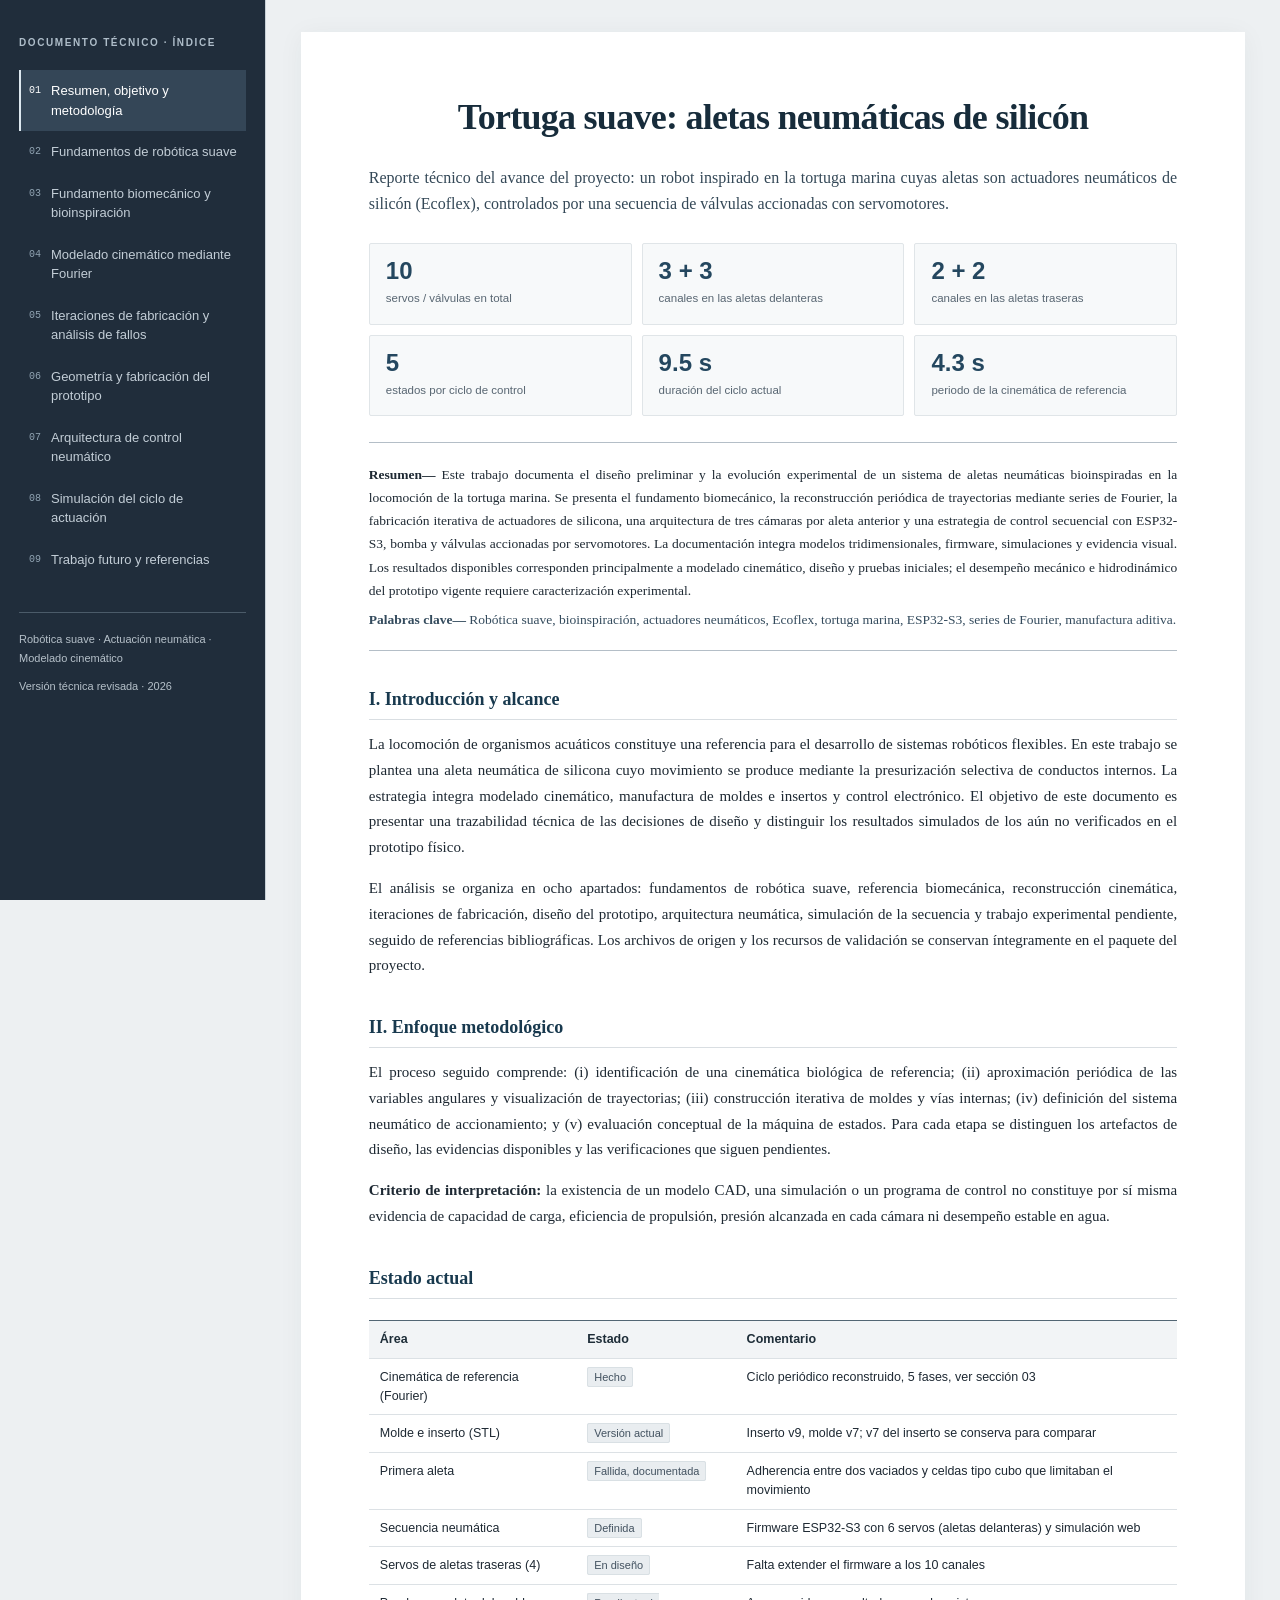
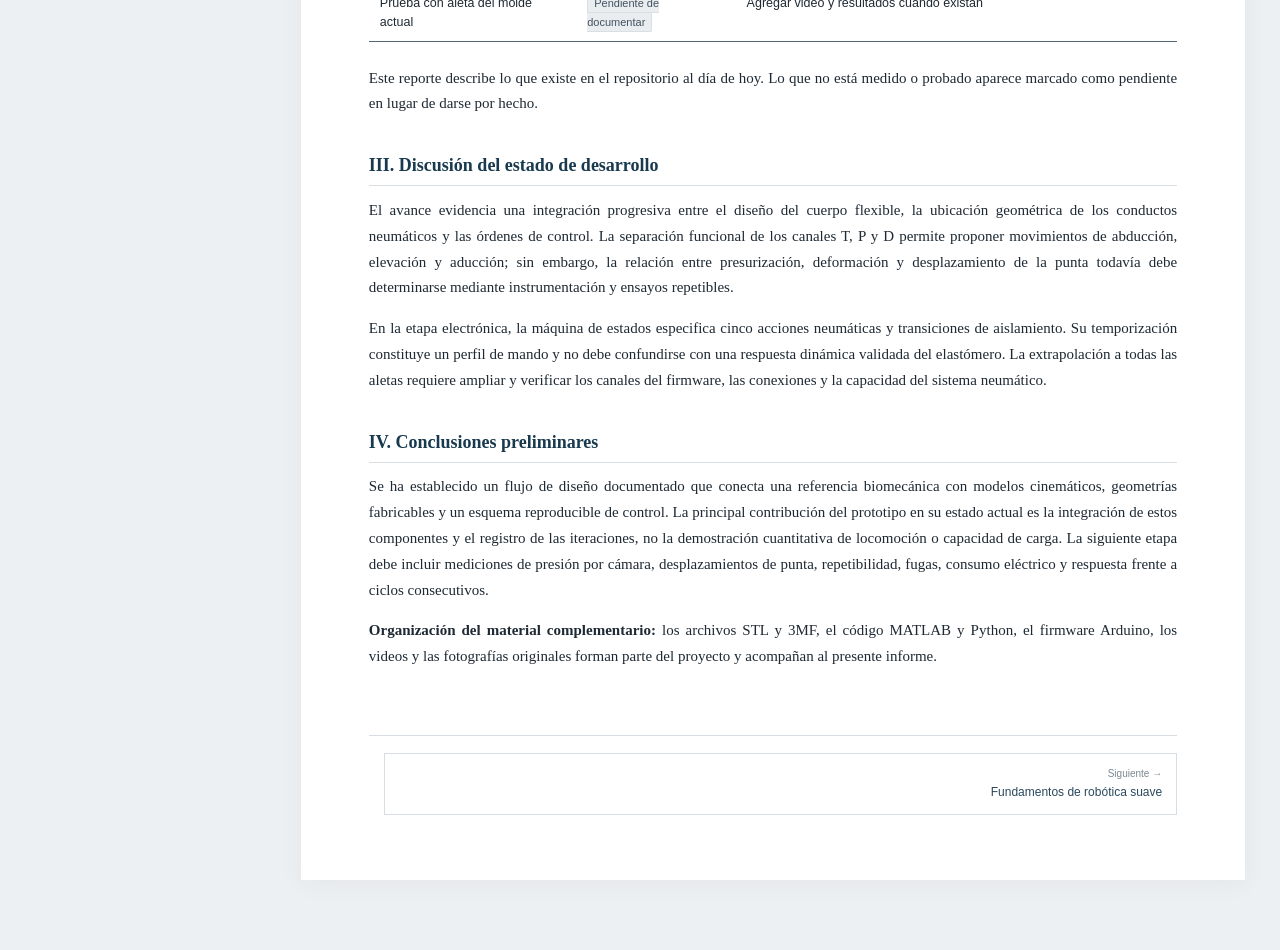
<file: index.html>
<!doctype html>
<html lang="es">
<head>
<meta charset="utf-8">
<meta name="viewport" content="width=device-width,initial-scale=1">
<title>Diseño de aletas neumáticas bioinspiradas | Informe técnico</title>
<meta name="description" content="Reporte técnico del proyecto de aletas neumáticas de silicona (Ecoflex) inspiradas en la tortuga marina.">
<link rel="icon" href="data:image/svg+xml,<svg xmlns=%22http://www.w3.org/2000/svg%22 viewBox=%220 0 100 100%22><text y=%22.9em%22 font-size=%2290%22>◈</text></svg>">
<link rel="stylesheet" href="assets/css/style.css">
</head>
<body>
<a class="skip" href="#content">Saltar al contenido</a>
<header class="topbar">
  <button id="menu-btn" aria-label="Abrir menú" aria-expanded="false" aria-controls="sidebar">☰</button>
  <a class="brand" href="#/inicio"><span class="brand-symbol">◈</span> Aletas neumáticas <small>Informe técnico de investigación</small></a>
</header>
<div class="layout">
  <nav id="sidebar" aria-label="Secciones del reporte">
    <p class="kicker">DOCUMENTO TÉCNICO · ÍNDICE</p>
    <ol id="toc"></ol>
    <div class="side-foot">
      <span>Robótica suave · Actuación neumática · Modelado cinemático</span>
      <span>Versión técnica revisada · 2026</span>
    </div>
  </nav>
  <main id="content" tabindex="-1" aria-live="polite"><p class="loading">Cargando…</p></main>
</div>
<script src="assets/vendor/marked.min.js"></script>
<script src="assets/vendor/three.min.js"></script>
<script src="assets/vendor/OrbitControls.js"></script>
<script src="assets/vendor/STLLoader.js"></script>
<script src="assets/js/stl-viewer.js"></script>
<script src="assets/js/app.js"></script>
</body>
</html>
</file>
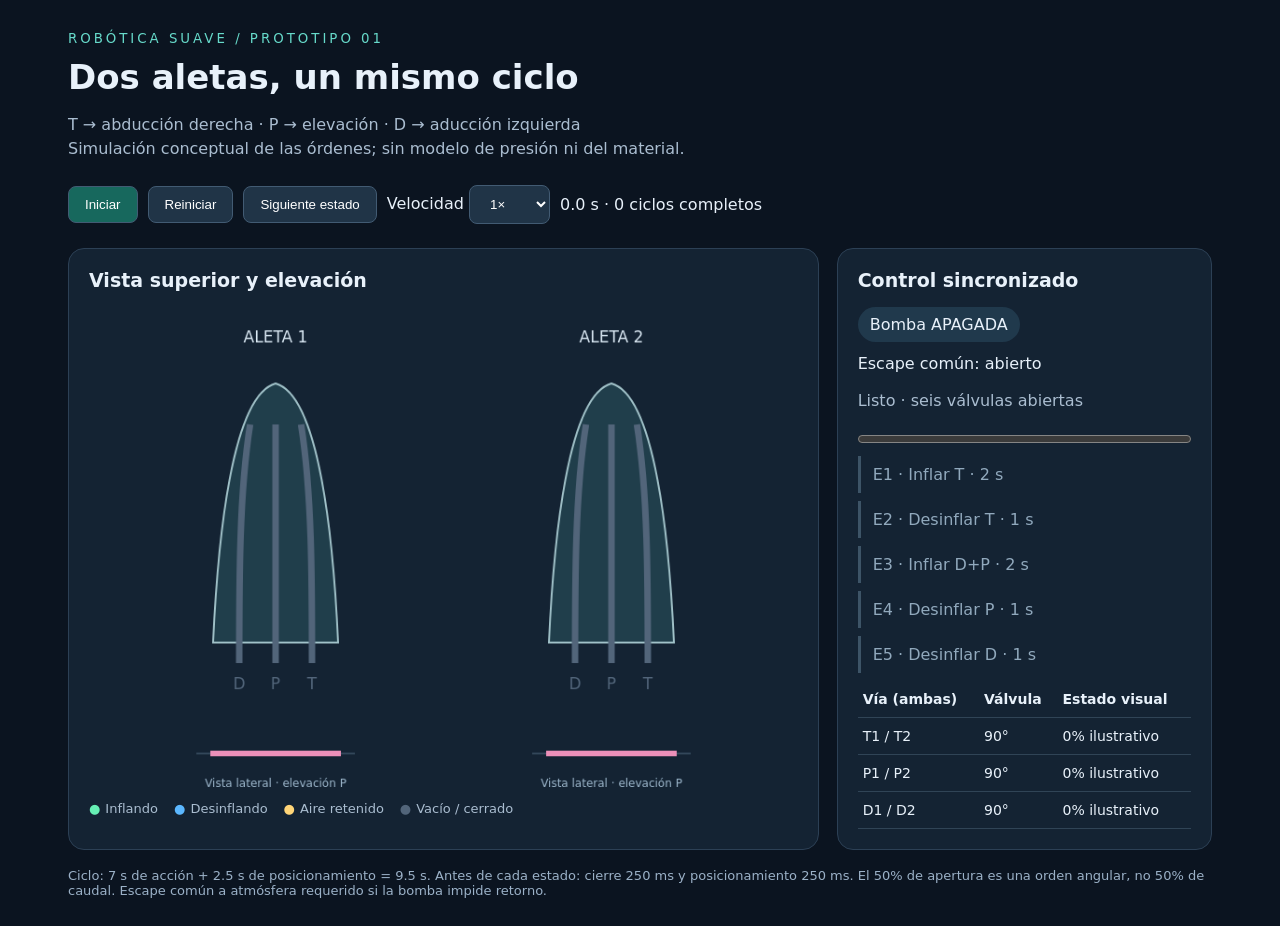
<file: simulacion_aletas.html>
<!doctype html><html lang="es"><meta charset="utf-8"><meta name="viewport" content="width=device-width,initial-scale=1"><title>Aletas · secuencia neumática</title>
<style>
:root{color-scheme:dark;font-family:system-ui,sans-serif;background:#0b1420;color:#e8f1fa}*{box-sizing:border-box}body{max-width:1200px;margin:auto;padding:28px}h1{font-size:34px;margin:10px 0}p{color:#aabdd0;line-height:1.5}header small{color:#67daca;letter-spacing:3px}button,select{border:1px solid #425b73;background:#203447;color:white;border-radius:8px;padding:10px 16px;cursor:pointer}button:first-child{background:#17685d}button:focus-visible,select:focus-visible{outline:3px solid #ffd578}.toolbar{display:flex;gap:10px;flex-wrap:wrap;align-items:center;margin:24px 0}.grid{display:grid;grid-template-columns:2fr 1fr;gap:18px}.card{background:#142333;border:1px solid #2c4055;border-radius:16px;padding:20px}canvas{width:100%;height:auto;display:block}h2{font-size:19px;margin-top:0}.pill{border-radius:20px;background:#20394c;padding:8px 12px;display:inline-block;margin-bottom:12px}.state{border-left:3px solid #3d5467;padding:9px 12px;margin:8px 0;color:#91a9bd}.state.active{background:#1a443f;color:#95f1d4;border-color:#6ce6b6}table{border-collapse:collapse;width:100%;font-size:14px}th,td{padding:10px 5px;text-align:left;border-bottom:1px solid #304456}.legend{display:flex;gap:16px;flex-wrap:wrap;font-size:13px;color:#aabdd0}.legend b{padding-right:5px}progress{width:100%;accent-color:#67daca}footer{font-size:13px;margin-top:18px;color:#9bb1c7}@media(max-width:800px){.grid{grid-template-columns:1fr}body{padding:16px}h1{font-size:27px}}
</style>
<header><small>ROBÓTICA SUAVE / PROTOTIPO 01</small><h1>Dos aletas, un mismo ciclo</h1><p>T → abducción derecha · P → elevación · D → aducción izquierda<br>Simulación conceptual de las órdenes; sin modelo de presión ni del material.</p></header>
<div class="toolbar"><button id="play">Iniciar</button><button id="reset">Reiniciar</button><button id="next">Siguiente estado</button><label>Velocidad <select id="speed"><option value="0.5">0.5×</option><option selected value="1">1×</option><option value="2">2×</option></select></label><span id="clock"></span></div>
<div class="grid"><section class="card"><h2>Vista superior y elevación</h2><canvas id="view" width="760" height="530" aria-label="Dos aletas con canales D, P, T; vistas superiores y laterales"></canvas><div class="legend"><span><b style="color:#66efb4">●</b>Inflando</span><span><b style="color:#5bb7ff">●</b>Desinflando</span><span><b style="color:#ffd578">●</b>Aire retenido</span><span><b style="color:#52657a">●</b>Vacío / cerrado</span></div></section>
<section class="card"><h2>Control sincronizado</h2><div id="pump" class="pill"></div><div id="vent"></div><p id="phase" aria-live="polite"></p><progress id="progress" max="1"></progress><div id="states"></div><table><thead><tr><th>Vía (ambas)</th><th>Válvula</th><th>Estado visual</th></tr></thead><tbody id="rows"></tbody></table></section></div>
<footer>Ciclo: 7 s de acción + 2.5 s de posicionamiento = 9.5 s. Antes de cada estado: cierre 250 ms y posicionamiento 250 ms. El 50% de apertura es una orden angular, no 50% de caudal. Escape común a atmósfera requerido si la bomba impide retorno.</footer>
<script>
const steps=[{name:'E1 · Inflar T',time:2,pos:[45,0,0],pump:true},{name:'E2 · Desinflar T',time:1,pos:[90,0,0],pump:false},{name:'E3 · Inflar D+P',time:2,pos:[0,45,45],pump:true},{name:'E4 · Desinflar P',time:1,pos:[0,90,0],pump:false},{name:'E5 · Desinflar D',time:1,pos:[0,0,90],pump:false}];
const $=id=>document.getElementById(id),ctx=$('view').getContext('2d');
let index=0,elapsed=0,phase=0,running=false,started=false,cycle=0,total=0,last=0,air=[0,0,0],from=[0,0,0],ventClosed=false;
$('states').innerHTML=steps.map((s,i)=>`<div class="state" id="s${i}">${s.name} · ${s.time} s</div>`).join('');
function beginState(i){index=i;elapsed=0;phase=0;from=[...air];}
function duration(){return phase<2?.25:steps[index].time;}
function tick(dt){total+=dt;while(dt>0){let used=Math.min(dt,duration()-elapsed);elapsed+=used;dt-=used;if(phase===2){let f=elapsed/steps[index].time;air=from.map((v,j)=>steps[index].pos[j]===45?v+(1-v)*f:steps[index].pos[j]===90?v*(1-f):v);}if(elapsed>=duration()-1e-9){elapsed=0;if(phase===0){phase=1;ventClosed=steps[index].pump;}else if(phase===1){phase=2;from=[...air];}else{if(index===4)cycle++;beginState((index+1)%5);}}}}
function color(j){if(!started)return '#52657a';let p=phase===0?0:steps[index].pos[j];if(phase===2&&p===45)return '#66efb4';if(p===90)return '#5bb7ff';return air[j]>.02?'#ffd578':'#52657a';}
function drawFin(cx,label){let dx=(air[0]-air[2])*55;ctx.save();ctx.translate(cx,60);ctx.fillStyle='#dbe9f4';ctx.font='17px system-ui';ctx.textAlign='center';ctx.fillText(label,0,-22);
ctx.beginPath();ctx.moveTo(-67,300);ctx.bezierCurveTo(-62,190,-47+dx,35,dx,22);ctx.bezierCurveTo(47+dx,35,62,190,67,300);ctx.closePath();ctx.fillStyle='#203e4b';ctx.fill();ctx.strokeStyle='#a1c2c9';ctx.lineWidth=2;ctx.stroke();
[2,1,0].forEach((j,k)=>{let x=(k-1)*39;ctx.beginPath();ctx.moveTo(x,322);ctx.bezierCurveTo(x,230,x+dx*.7,140,x*.7+dx,66);ctx.strokeStyle=color(j);ctx.lineWidth=7;ctx.stroke();ctx.fillStyle=color(j);ctx.fillText(['D','P','T'][k],x,350);});
ctx.strokeStyle='#536d82';ctx.lineWidth=1;ctx.beginPath();ctx.moveTo(-85,419);ctx.lineTo(85,419);ctx.stroke();ctx.beginPath();ctx.moveTo(-70,419);ctx.quadraticCurveTo(0,419,70,419-air[1]*55);ctx.strokeStyle='#ec90b9';ctx.lineWidth=6;ctx.stroke();ctx.fillStyle='#9fb9ce';ctx.font='12px system-ui';ctx.fillText('Vista lateral · elevación P',0,455);ctx.restore();}
function render(){ctx.clearRect(0,0,760,530);drawFin(200,'ALETA 1');drawFin(560,'ALETA 2');let s=steps[index];$('clock').textContent=`${total.toFixed(1)} s · ${cycle} ciclos completos`;$('pump').textContent=`Bomba ${started&&phase===2&&s.pump?'ENCENDIDA':'APAGADA'}`;$('vent').textContent=`Escape común: ${ventClosed?'cerrado':'abierto'}`;$('phase').textContent=!started?'Listo · seis válvulas abiertas':phase===0?'Transición · cerrar seis vías (250 ms)':phase===1?'Transición · posicionar válvulas (250 ms)':s.name+` · ${elapsed.toFixed(2)} / ${s.time} s`;$('progress').value=elapsed/duration();steps.forEach((_,i)=>$('s'+i).classList.toggle('active',started&&index===i));$('rows').innerHTML=['T','P','D'].map((n,j)=>`<tr><td>${n}1 / ${n}2</td><td>${!started?90:phase===0?0:s.pos[j]}°</td><td>${Math.round(air[j]*100)}% ilustrativo</td></tr>`).join('');}
$('play').onclick=()=>{started=true;running=!running;$('play').textContent=running?'Pausar':'Continuar';};
$('reset').onclick=()=>{running=false;started=false;cycle=total=0;air=[0,0,0];ventClosed=false;beginState(0);$('play').textContent='Iniciar';render();};
$('next').onclick=()=>{running=false;$('play').textContent='Continuar';if(!started){started=true;beginState(0);}else{let s=steps[index];air=air.map((v,j)=>s.pos[j]===45?1:s.pos[j]===90?0:v);ventClosed=s.pump;if(index===4)cycle++;beginState((index+1)%5);}render();};
function frame(ts){if(last&&running)tick(Math.min((ts-last)/1000,.1)*Number($('speed').value));last=ts;render();requestAnimationFrame(frame);}requestAnimationFrame(frame);
</script></html>
</file>
<file: assets/css/style.css>
/* Estilo editorial inspirado en publicaciones técnicas IEEE: lectura digital y salida impresa. */
:root{--paper:#ffffff;--bg:#edf0f2;--ink:#1e2933;--mut:#66727e;--line:#d7dde2;--blue:#244763;--nav:#202d3b;--sans:Arial,Helvetica,sans-serif;--serif:Georgia,"Times New Roman",serif;--mono:Consolas,monospace;color-scheme:light}
*{box-sizing:border-box}html{scroll-behavior:smooth;scroll-padding-top:24px}body{margin:0;background:var(--bg);color:var(--ink);font:15px/1.72 var(--serif);-webkit-font-smoothing:antialiased}
*{scrollbar-width:thin;scrollbar-color:#acb5bd transparent}::-webkit-scrollbar{width:6px;height:6px}::-webkit-scrollbar-track{background:transparent}::-webkit-scrollbar-thumb{background:#b0bac3;border-radius:10px}::-webkit-scrollbar-thumb:hover{background:#8695a1}
.skip{position:absolute;left:-999px}.skip:focus{left:8px;top:8px;background:white;color:#111;padding:8px 12px;z-index:99}
.topbar{position:sticky;top:0;z-index:20;display:none;align-items:center;gap:12px;padding:11px 16px;background:var(--nav);color:white;border-bottom:1px solid #445260;font:13px var(--sans)}.topbar button{background:#334556;color:white;border:1px solid #657586;border-radius:4px;font-size:20px;padding:3px 11px;cursor:pointer}.brand{color:#f7f8fa;text-decoration:none;font-weight:700}.brand small{color:#bbc6cf;font-weight:400;margin-left:9px}.brand-symbol{font-size:18px;margin-right:6px}
.layout{display:grid;grid-template-columns:266px minmax(0,1fr);min-height:100vh}#sidebar{position:sticky;top:0;align-self:start;height:100vh;overflow:auto;padding:35px 19px;border-right:1px solid #c7d0d7;background:var(--nav);color:#e0e6ea;font-family:var(--sans)}.kicker{font:600 10px/1.6 var(--sans);letter-spacing:.16em;color:#aebdc9;margin:0 0 19px}
#toc{list-style:none;margin:0;padding:0;counter-reset:sec}#toc li{counter-increment:sec}#toc a{display:flex;gap:10px;padding:11px 8px;color:#c2cdd6;text-decoration:none;font:13px/1.5 var(--sans);border-left:2px solid transparent}#toc a::before{content:counter(sec,decimal-leading-zero);font:10px/1.9 var(--mono);color:#91a4b3}#toc a:hover{background:#2c3b4a;color:white}#toc a.on{border-left-color:#dde8ef;background:#344657;color:white}#toc a.on::before{color:white}.side-foot{margin-top:32px;padding-top:17px;border-top:1px solid #4b5b69;font:11px/1.7 var(--sans);color:#b5c0c9;display:grid;gap:10px}
main{background:var(--paper);margin:32px auto 70px;padding:clamp(25px,5vw,67px) clamp(23px,5.3vw,75px) 65px;max-width:1040px;width:calc(100% - 70px);min-width:0;box-shadow:0 3px 24px #2b37400d}main:focus{outline:none}
main h1{font:700 clamp(25px,3.2vw,36px)/1.22 var(--serif);text-align:center;letter-spacing:-.02em;margin:0 0 25px;color:#172c3b}main h2{font:700 18px/1.4 var(--serif);margin:2em 0 .65em;padding:0 0 7px;border-bottom:1px solid #d9dee2;color:#18394e}main h3{font:700 16px/1.35 var(--serif);margin:1.65em 0 .55em;color:#243f50}main h4{font:700 14px/1.4 var(--serif);margin:1.4em 0 .4em;color:#293b4a}main p{margin:.75em 0 1em;text-align:justify;hyphens:auto}main li{margin:.32em 0}main ul,main ol{padding-left:25px}main strong{font-weight:700}main a{color:#214d71;text-underline-offset:2px}main code{font:12px var(--mono);background:#f1f4f6;padding:1px 4px;border-radius:2px;overflow-wrap:anywhere}main pre{background:#f6f8f9;border:1px solid #dce2e6;padding:16px;overflow:auto;font:12px/1.5 var(--mono);border-radius:3px}main pre code{padding:0;background:transparent}.lead{font:16px/1.64 var(--serif);text-align:justify;color:#344857;margin-bottom:24px}
blockquote,blockquote.note,blockquote.warn,blockquote.todo,blockquote.ok{margin:18px 0;padding:4px 0 4px 15px;border-left:2px solid #9ba7b0;background:none;border-radius:0;color:#46545e;font:14px/1.7 var(--serif)}blockquote p{margin:0}blockquote .tag{display:none}
.table-wrap{overflow-x:auto;margin:1.4em 0 1.6em;border-top:1.5px solid #536674;border-bottom:1.5px solid #536674}table{border-collapse:collapse;width:100%;font:12.5px/1.5 var(--sans)}th,td{padding:9px 11px;text-align:left;border-bottom:1px solid #dce1e5;vertical-align:top}th{background:#f2f4f6;color:#1e2d38;font-weight:700;text-transform:none;letter-spacing:0}tr:last-child td{border-bottom:0}
figure{margin:24px auto 27px;width:100%;max-width:740px;text-align:center;break-inside:avoid}figure img,figure video{display:block;width:100%;max-width:100%;height:auto;max-height:420px;object-fit:contain;object-position:center;margin:auto;border:1px solid #e2e6e9;border-radius:2px;background:#fbfbfb}figure video{background:#101010}main>img{display:block;max-width:100%;height:auto;max-height:430px;object-fit:contain;margin:15px auto}figcaption{font:12.3px/1.5 var(--serif);color:#394853;margin:9px auto 0;max-width:92%;text-align:center}
.grid2,.grid3{display:grid;gap:23px;align-items:start;margin:1.4em auto}.grid2{grid-template-columns:repeat(2,minmax(0,1fr))}.grid3{grid-template-columns:repeat(3,minmax(0,1fr))}.grid2 figure,.grid3 figure{margin:0;max-width:100%}.grid2 img,.grid3 img{height:225px;width:100%;object-fit:contain}.grid3 img{height:180px}
.card,.stat{background:#f7f9fa;border:1px solid #e0e5e8;border-radius:2px;padding:13px 16px}.card h4{margin-top:0}.stats{display:grid;grid-template-columns:repeat(3,minmax(0,1fr));gap:10px;margin:1.7em 0}.stat b{display:block;font:700 24px var(--sans);color:#24475f}.stat span{font:11.5px/1.4 var(--sans);color:#586672}.badge{font:11px var(--sans);background:#e9edf0;border:1px solid #d9e0e4;border-radius:2px;padding:3px 6px;color:#435260;white-space:normal}.badge.ok,.badge.wip{color:#435260;border-color:#d9e0e4}
.sim-frame{width:100%;height:850px;border:1px solid #d4dce1;border-radius:2px;background:#f6f8f9}.pager{display:flex;justify-content:space-between;gap:15px;margin-top:65px;padding-top:17px;border-top:1px solid var(--line);font-family:var(--sans)}.pager a{flex:1;text-decoration:none;border:1px solid var(--line);padding:11px 14px;color:#2b485c;font-size:12px}.pager a:hover{background:#f5f7f8}.pager small{display:block;color:#7a8790;font-size:10px}.pager a.next{text-align:right}.edit{display:none!important}
.stl-viewer{margin:25px 0;border:1px solid #d5dde2;background:#f7f9fa;overflow:hidden}.stl-canvas{position:relative;height:min(55vh,480px);min-height:320px;background:radial-gradient(circle at 50% 35%,#e2e8eb,#afbdc7)}.stl-canvas canvas{display:block;width:100%;height:100%;touch-action:none;cursor:grab}.stl-hint{position:absolute;left:12px;bottom:10px;font:11px var(--sans);color:#425666;pointer-events:none}.stl-status{position:absolute;inset:0;display:grid;place-items:center;color:#415667;pointer-events:none}.stl-panel{display:grid;grid-template-columns:1.3fr 1fr;gap:15px;padding:15px;border-top:1px solid #d5dde2;font:12px var(--sans)}.stl-panel h5{margin:0 0 8px;font-size:11px;letter-spacing:.06em;text-transform:uppercase;color:#415464}.stl-files label{display:flex;align-items:center;gap:8px;margin:6px 0;cursor:pointer}.stl-files .sw{width:12px;height:12px;border-radius:2px;flex:none}.stl-files small{color:#62717c;display:block;margin-left:20px}.stl-opts{display:flex;flex-wrap:wrap;gap:8px 16px;margin-bottom:10px}.stl-opts label{display:flex;gap:6px;align-items:center;cursor:pointer}.stl-info{font:11px/1.5 var(--mono);color:#495f70}.stl-info b{color:#23475d}.stl-viewer button{background:#fff;color:#233e53;border:1px solid #c2cdd5;border-radius:2px;padding:6px 12px;cursor:pointer}.stl-viewer button:hover{background:#edf2f5}
.abstract{border-top:1px solid #b4bec7;border-bottom:1px solid #b4bec7;padding:13px 0;margin:20px 0 25px}.abstract p{margin:.5em 0;font-size:13.5px}.keywords{font:12.5px/1.6 var(--serif);color:#344b5d}
:focus-visible{outline:2px solid #476e8a;outline-offset:2px}
@media(max-width:950px){.topbar{display:flex}.layout{grid-template-columns:1fr}#sidebar{position:fixed;z-index:30;left:0;top:0;bottom:0;width:min(86vw,310px);transform:translateX(-102%);transition:transform .2s}#sidebar.open{transform:none;box-shadow:0 0 0 100vmax #0008}main{width:calc(100% - 24px);margin:12px auto 40px;padding:35px 27px}.grid3{grid-template-columns:repeat(2,minmax(0,1fr))}}
@media(max-width:580px){main{padding:25px 17px}.grid2,.grid3{grid-template-columns:1fr}.grid2 img,.grid3 img{height:auto;max-height:330px}.stats{grid-template-columns:repeat(2,minmax(0,1fr))}.stl-panel{grid-template-columns:1fr}.sim-frame{height:1030px}body{font-size:14px}.pager a{font-size:11px}}
@media print{html,body{background:white!important}#sidebar,.topbar,.pager,.skip{display:none!important}.layout{display:block}main{width:100%;max-width:none;margin:0;padding:0;box-shadow:none;font-size:10pt}main h1{font-size:19pt}main h2{font-size:12pt;break-after:avoid}main p{orphans:3;widows:3}figure{max-width:100%;page-break-inside:avoid}figure img{max-height:75mm}.sim-frame,.stl-viewer{display:none}a{color:inherit!important;text-decoration:none!important}}
@media(prefers-reduced-motion:reduce){html{scroll-behavior:auto}#sidebar{transition:none}}
</file>
